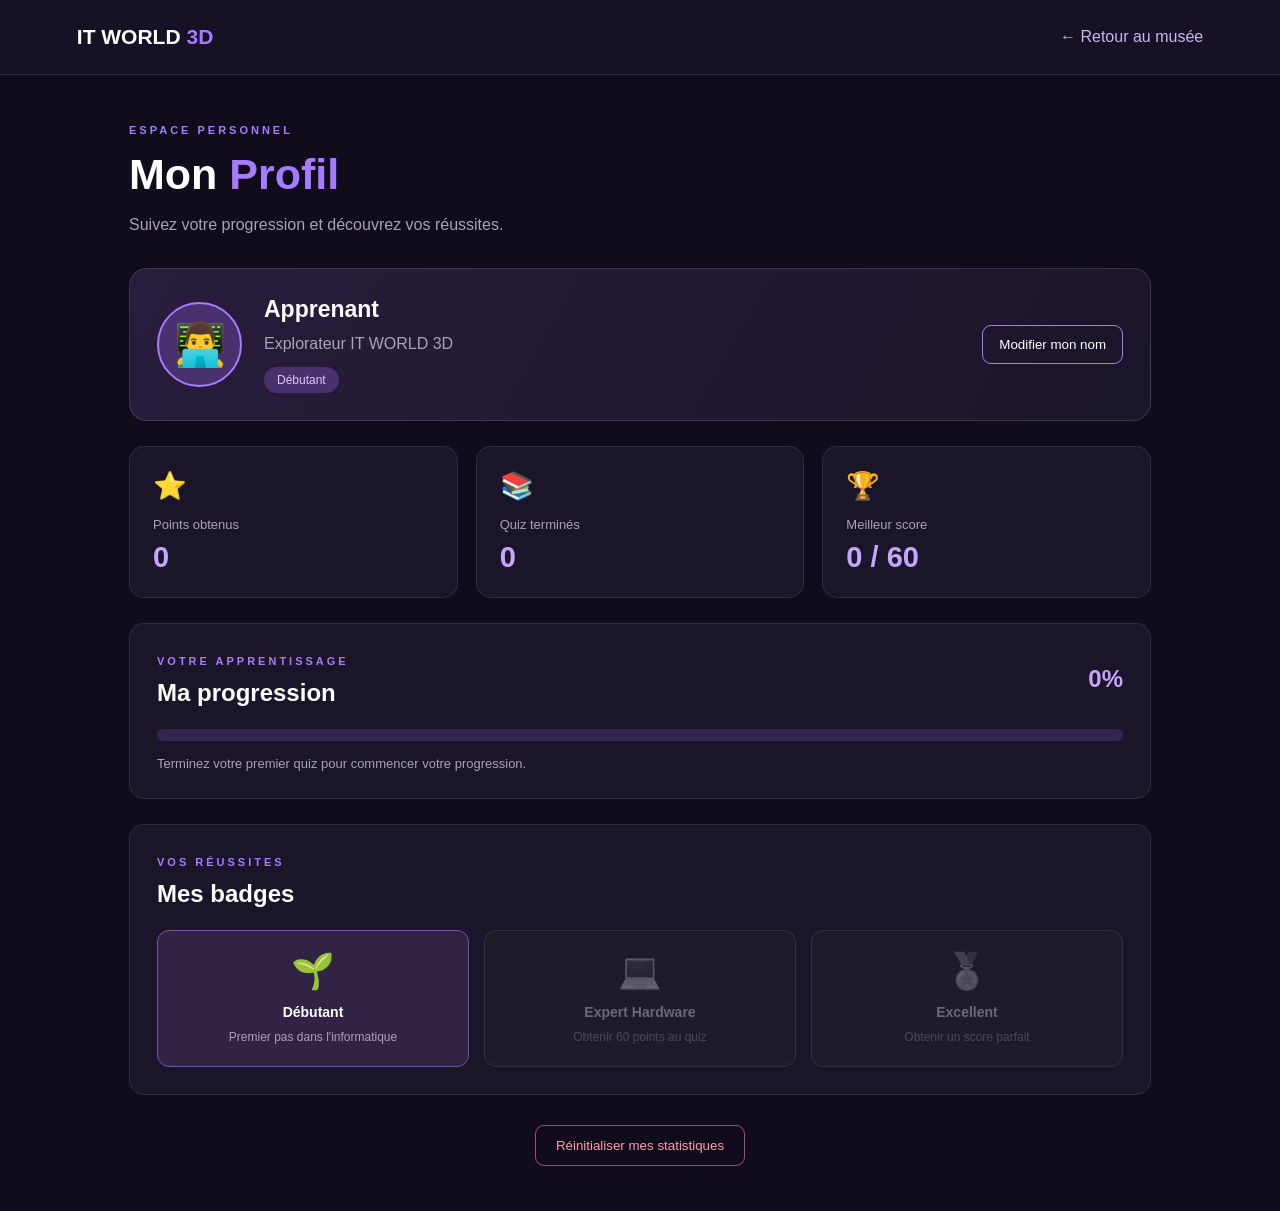
<file: profile.html>
<!DOCTYPE html>
<html lang="fr">
<head>
    <meta charset="UTF-8">
    <meta name="viewport" content="width=device-width, initial-scale=1.0">
    <title>IT WORLD 3D | Mon Profil</title>
    <link rel="stylesheet" href="profile.css">
</head>
<body>

    <header class="profile-header">
        <a href="index.html" class="logo">IT WORLD <span>3D</span></a>
        <a href="index.html" class="back-link">← Retour au musée</a>
    </header>

    <main class="profile-container">

        <section class="welcome">
            <span class="eyebrow">ESPACE PERSONNEL</span>
            <h1>Mon <span>Profil</span></h1>
            <p>Suivez votre progression et découvrez vos réussites.</p>
        </section>

        <section class="profile-card">

            <div class="avatar">👨‍💻</div>

            <div class="user-info">
                <h2 id="userName">Apprenant</h2>
                <p>Explorateur IT WORLD 3D</p>
                <span id="userLevel" class="level">Débutant</span>
            </div>

            <button id="editNameBtn">Modifier mon nom</button>

        </section>

        <section class="stats-grid">

            <div class="stat-card">
                <div class="stat-icon">⭐</div>
                <span>Points obtenus</span>
                <strong id="totalPoints">0</strong>
            </div>

            <div class="stat-card">
                <div class="stat-icon">📚</div>
                <span>Quiz terminés</span>
                <strong id="quizCompleted">0</strong>
            </div>

            <div class="stat-card">
                <div class="stat-icon">🏆</div>
                <span>Meilleur score</span>
                <strong id="bestScore">0 / 60</strong>
            </div>

        </section>

        <section class="progress-section">

            <div class="section-heading">
                <div>
                    <span class="eyebrow">VOTRE APPRENTISSAGE</span>
                    <h2>Ma progression</h2>
                </div>
                <strong id="progressPercent">0%</strong>
            </div>

            <div class="progress-track">
                <div id="progressBar"></div>
            </div>

            <p id="progressMessage">
                Terminez votre premier quiz pour commencer votre progression.
            </p>

        </section>

        <section class="achievements-section">

            <span class="eyebrow">VOS RÉUSSITES</span>
            <h2>Mes badges</h2>

            <div class="badges-grid">

                <div class="achievement" id="badgeBeginner">
                    <div>🌱</div>
                    <strong>Débutant</strong>
                    <p>Premier pas dans l'informatique</p>
                </div>

                <div class="achievement locked" id="badgeHardware">
                    <div>💻</div>
                    <strong>Expert Hardware</strong>
                    <p>Obtenir 60 points au quiz</p>
                </div>

                <div class="achievement locked" id="badgePerfect">
                    <div>🏅</div>
                    <strong>Excellent</strong>
                    <p>Obtenir un score parfait</p>
                </div>

            </div>

        </section>

        <button id="resetProfileBtn" class="reset-button">
            Réinitialiser mes statistiques
        </button>

    </main>

    <script src="profile.js"></script>
</body>
</html>
</file>
<file: profile.css>
* {
    margin: 0;
    padding: 0;
    box-sizing: border-box;
}

body {
    font-family: Arial, sans-serif;
    background: #100c1c;
    color: white;
    min-height: 100vh;
}

.profile-header {
    height: 75px;
    padding: 0 6%;
    display: flex;
    justify-content: space-between;
    align-items: center;
    background: #171126;
    border-bottom: 1px solid #ffffff18;
}

.logo {
    color: white;
    text-decoration: none;
    font-size: 21px;
    font-weight: 800;
}

.logo span {
    color: #a77bff;
}

.back-link {
    color: #c9b7ed;
    text-decoration: none;
}

.profile-container {
    max-width: 1150px;
    margin: auto;
    padding: 45px 5%;
}

.welcome {
    margin-bottom: 30px;
}

.eyebrow {
    color: #a77bff;
    font-size: 11px;
    letter-spacing: 3px;
    font-weight: bold;
}

.welcome h1 {
    font-size: 43px;
    margin: 12px 0;
}

.welcome h1 span {
    color: #a77bff;
}

.welcome p,
.user-info p {
    color: #aaa1bb;
    line-height: 1.7;
}

.profile-card {
    display: flex;
    align-items: center;
    gap: 22px;
    padding: 27px;
    background: linear-gradient(120deg, #281d3c, #1b1529);
    border: 1px solid #ffffff20;
    border-radius: 18px;
    margin-bottom: 25px;
}

.avatar {
    width: 85px;
    height: 85px;
    border-radius: 50%;
    display: grid;
    place-items: center;
    font-size: 42px;
    background: #49316d;
    border: 2px solid #a77bff;
}

.user-info {
    flex: 1;
}

.user-info h2 {
    margin-bottom: 7px;
    font-size: 23px;
}

.level {
    display: inline-block;
    margin-top: 10px;
    padding: 6px 13px;
    border-radius: 20px;
    background: #49316d;
    color: #d9c6ff;
    font-size: 12px;
}

#editNameBtn {
    padding: 11px 16px;
    border: 1px solid #a77bff;
    border-radius: 9px;
    background: transparent;
    color: white;
    cursor: pointer;
}

#editNameBtn:hover {
    background: #7045b5;
}

.stats-grid {
    display: grid;
    grid-template-columns: repeat(3, 1fr);
    gap: 18px;
    margin-bottom: 25px;
}

.stat-card {
    padding: 23px;
    background: #1b1529;
    border: 1px solid #ffffff18;
    border-radius: 15px;
}

.stat-icon {
    font-size: 27px;
    margin-bottom: 15px;
}

.stat-card span {
    display: block;
    color: #aaa1bb;
    font-size: 13px;
}

.stat-card strong {
    display: block;
    margin-top: 9px;
    font-size: 29px;
    color: #c5a5ff;
}

.progress-section,
.achievements-section {
    padding: 27px;
    margin-bottom: 25px;
    background: #1b1529;
    border: 1px solid #ffffff18;
    border-radius: 15px;
}

.section-heading {
    display: flex;
    justify-content: space-between;
    align-items: center;
    margin-bottom: 22px;
}

.section-heading h2,
.achievements-section h2 {
    margin-top: 10px;
    font-size: 24px;
}

.section-heading > strong {
    color: #c5a5ff;
    font-size: 24px;
}

.progress-track {
    height: 12px;
    background: #35264f;
    border-radius: 20px;
    overflow: hidden;
}

#progressBar {
    width: 0%;
    height: 100%;
    background: linear-gradient(90deg, #7045b5, #54c8ff);
    border-radius: 20px;
    transition: width 0.5s;
}

#progressMessage {
    margin-top: 15px;
    color: #aaa1bb;
    font-size: 13px;
}

.achievements-section h2 {
    margin-bottom: 22px;
}

.badges-grid {
    display: grid;
    grid-template-columns: repeat(3, 1fr);
    gap: 15px;
    margin-top: 20px;
}

.achievement {
    padding: 20px 12px;
    text-align: center;
    border-radius: 12px;
    background: #302344;
    border: 1px solid #7653aa;
}

.achievement > div {
    font-size: 35px;
    margin-bottom: 12px;
}

.achievement strong {
    display: block;
    font-size: 14px;
    margin-bottom: 8px;
}

.achievement p {
    color: #aaa1bb;
    font-size: 12px;
    line-height: 1.5;
}

.achievement.locked {
    opacity: 0.35;
    filter: grayscale(1);
}

.reset-button {
    display: block;
    margin: 30px auto 0;
    padding: 12px 20px;
    background: transparent;
    border: 1px solid #a34e69;
    border-radius: 9px;
    color: #ff9cae;
    cursor: pointer;
}

.reset-button:hover {
    background: #512335;
}

@media (max-width: 700px) {
    .stats-grid,
    .badges-grid {
        grid-template-columns: 1fr;
    }

    .profile-card {
        flex-wrap: wrap;
    }

    #editNameBtn {
        width: 100%;
    }

    .welcome h1 {
        font-size: 34px;
    }

    .profile-container {
        padding: 30px 4%;
    }
}
</file>
